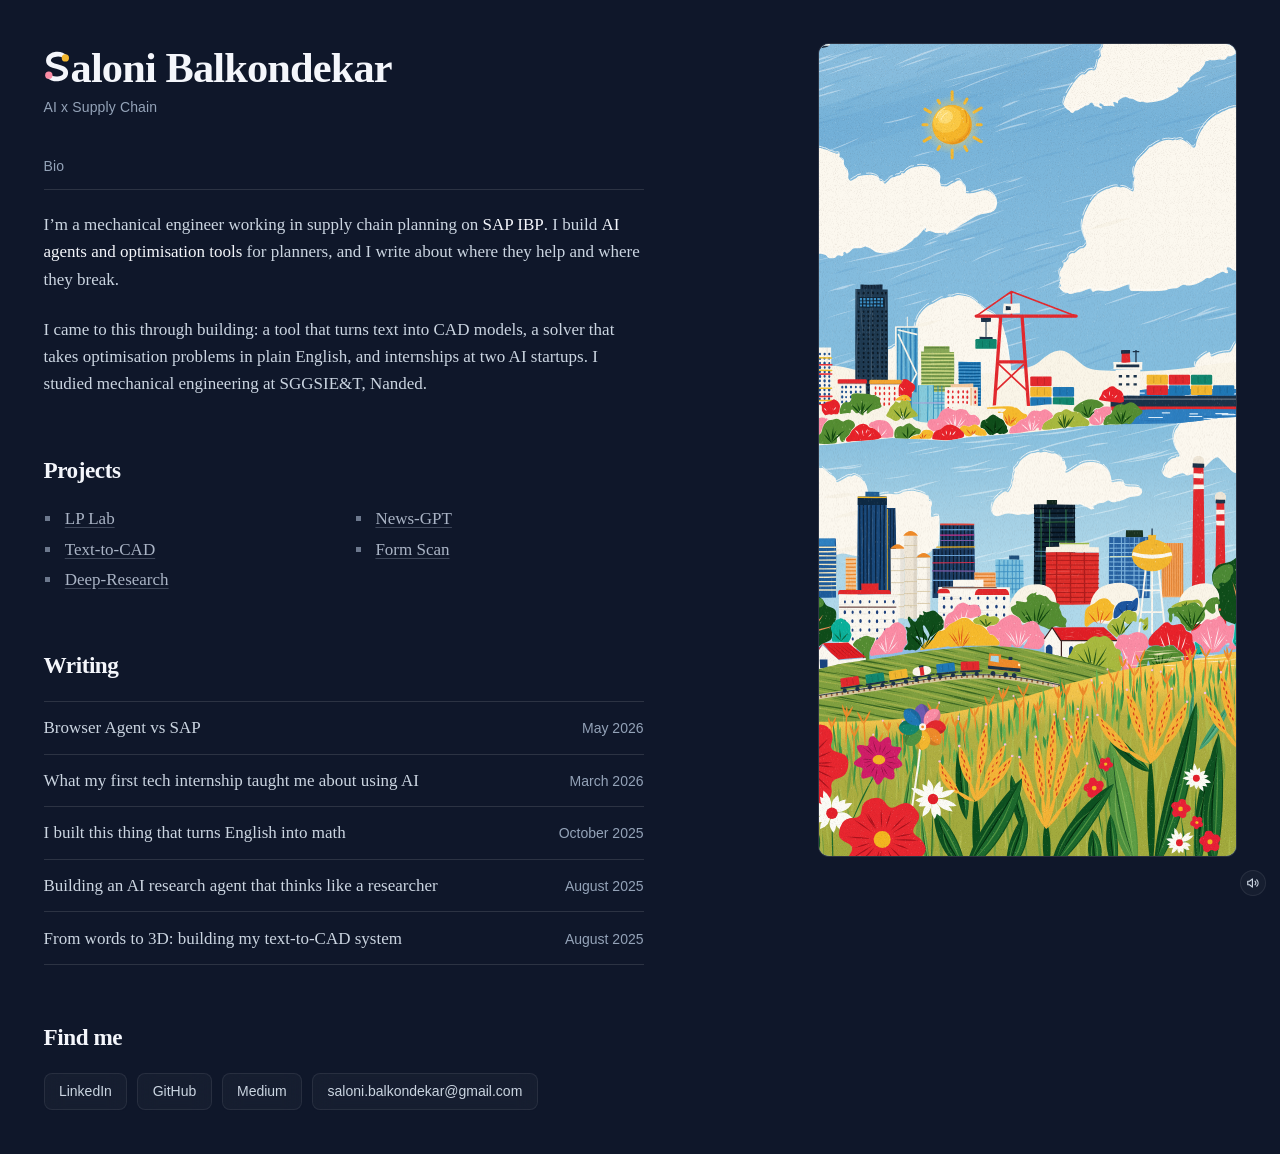
<file: index.html>
<!DOCTYPE html>
<html lang="en">
<head>
    <meta charset="UTF-8">
    <meta name="viewport" content="width=device-width, initial-scale=1.0">
    <title>Saloni Balkondekar | AI x Supply Chain</title>
    <meta name="description" content="Saloni Balkondekar is a mechanical engineer working in supply chain planning on SAP IBP. She builds AI agents and optimisation tools for planners.">
    <link rel="canonical" href="https://salonib.com/">
    <meta property="og:type" content="website">
    <meta property="og:url" content="https://salonib.com/">
    <meta property="og:site_name" content="Saloni Balkondekar">
    <meta property="og:title" content="Saloni Balkondekar | AI x Supply Chain">
    <meta property="og:description" content="Mechanical engineer in supply chain planning on SAP IBP. I build AI agents and optimisation tools for planners.">
    <meta property="og:image" content="https://salonib.com/og.png">
    <meta property="og:image:width" content="1200">
    <meta property="og:image:height" content="630">
    <meta property="og:image:alt" content="Saloni Balkondekar, AI x Supply Chain, beside a painting of a container port, a town and a freight train">
    <meta name="twitter:card" content="summary_large_image">
    <link rel="icon" href="favicon.svg?v=5" type="image/svg+xml">
    <link rel="icon" href="favicon.png?v=5" type="image/png" sizes="192x192">
    <link rel="apple-touch-icon" href="apple-touch-icon.png?v=5" sizes="180x180">
    <link rel="stylesheet" href="src/styles.css?v=2">
    <link rel="stylesheet" href="src/scene.css?v=4">
</head>
<body>
    <div class="container">
        <main class="left-section">
            <header>
                <h1 class="main-title" aria-label="Saloni Balkondekar"><span class="mark"><span class="sr-only">S</span><svg viewBox="13 8 38 48" aria-hidden="true"><path class="mark-route" pathLength="1" d="M44 19.500C41 11.500 19.500 12 19.500 23.500C19.500 34 44.500 30 44.500 41C44.500 52 23 52.500 20 44.500"/><circle class="mark-node" cx="44" cy="19.500" r="5.300" fill="#f3b72f"/><circle class="mark-node" cx="20" cy="44.500" r="5.300" fill="#fb8ca5"/><circle class="mark-parcel" r="3.400"/></svg></span>aloni Balkondekar</h1>
                <p class="subtitle">AI x Supply Chain</p>
            </header>

            <section>
                <h2 class="section-head">Bio</h2>
                <p>I&rsquo;m a mechanical engineer working in supply chain planning on <strong>SAP IBP</strong>. I build <strong>AI agents and optimisation tools</strong> for planners, and I write about where they help and where they break.</p>
                <p>I came to this through building: a tool that turns text into CAD models, a solver that takes optimisation problems in plain English, and internships at two AI startups. I studied mechanical engineering at SGGSIE&amp;T, Nanded.</p>
            </section>

            <section>
                <h2>Projects</h2>
                <ul class="links">
                    <li><a href="https://github.com/salonibalkondekar/lp-lab" target="_blank" rel="noopener">LP Lab</a></li>
                    <li><a href="https://github.com/salonibalkondekar/text-to-cad" target="_blank" rel="noopener">Text-to-CAD</a></li>
                    <li><a href="https://github.com/salonibalkondekar/deepresearch" target="_blank" rel="noopener">Deep-Research</a></li>
                    <li><a href="https://github.com/salonibalkondekar/news-gpt" target="_blank" rel="noopener">News-GPT</a></li>
                    <li><a href="/formscan/">Form Scan</a></li>
                </ul>
            </section>

            <section>
                <h2>Writing</h2>
                <ul class="rows">
                    <li><a class="row" href="https://medium.com/@saloni.balkondekar/browser-agent-vs-sap-1080312f7a04" target="_blank" rel="noopener"><span>Browser Agent vs SAP</span><time>May 2026</time></a></li>
                    <li><a class="row" href="https://medium.com/@saloni.balkondekar/what-my-first-tech-internship-taught-me-about-using-ai-the-right-way-bb6a3ccdb72f" target="_blank" rel="noopener"><span>What my first tech internship taught me about using AI</span><time>March 2026</time></a></li>
                    <li><a class="row" href="https://medium.com/@saloni.balkondekar/i-built-this-thing-that-turns-english-into-math-and-it-actually-works-79cd4db03771" target="_blank" rel="noopener"><span>I built this thing that turns English into math</span><time>October 2025</time></a></li>
                    <li><a class="row" href="https://medium.com/@saloni.balkondekar/building-an-ai-research-agent-that-thinks-like-a-human-researcher-db934875dc18" target="_blank" rel="noopener"><span>Building an AI research agent that thinks like a researcher</span><time>August 2025</time></a></li>
                    <li><a class="row" href="https://medium.com/@saloni.balkondekar/from-words-to-3d-building-my-ai-powered-text-to-cad-system-01e36123c65f" target="_blank" rel="noopener"><span>From words to 3D: building my text-to-CAD system</span><time>August 2025</time></a></li>
                </ul>
            </section>

            <section>
                <h2>Find me</h2>
                <div class="buttons">
                    <a href="https://www.linkedin.com/in/salonibalkondekar" target="_blank" rel="noopener" class="button-link">LinkedIn</a>
                    <a href="https://github.com/salonibalkondekar" target="_blank" rel="noopener" class="button-link">GitHub</a>
                    <a href="https://medium.com/@saloni.balkondekar" target="_blank" rel="noopener" class="button-link">Medium</a>
                    <a href="mailto:saloni.balkondekar@gmail.com" class="button-link">saloni.balkondekar@gmail.com</a>
                </div>
            </section>
        </main>

        <aside class="right-section" aria-hidden="true">
            <div class="scene" id="scene"></div>
        </aside>
    </div>

    <script src="src/script.js?v=2"></script>
    <script src="src/scene.js?v=3"></script>
    <script src="src/play.js?v=2"></script>
    <script src="src/tools.js?v=5"></script>
</body>
</html>
</file>
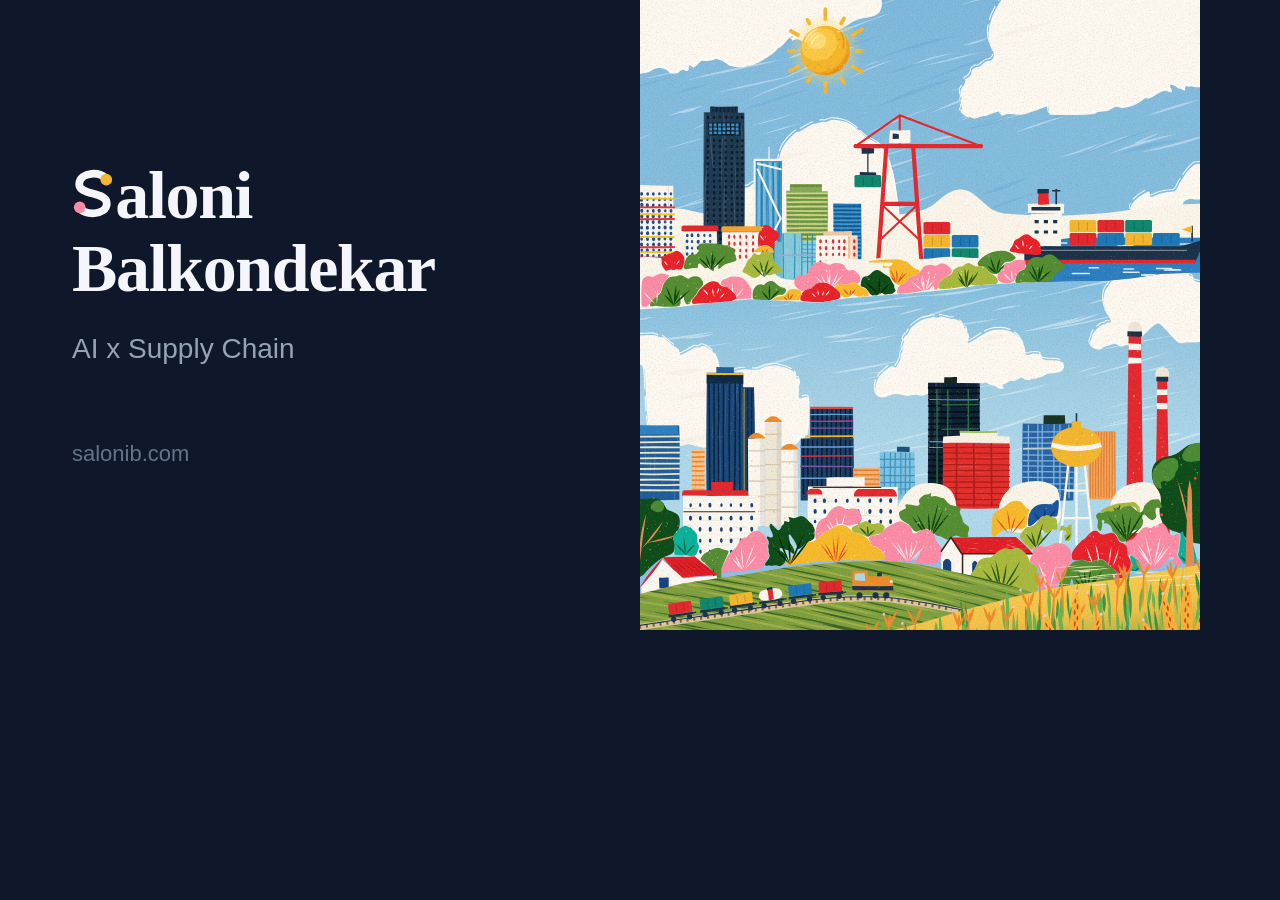
<file: issues/tools/og.html>
<!doctype html><html><head><meta charset="utf-8">
<!-- Link-preview template. Serve the repo root, then screenshot this page at 1200x630 into og.png (command in issues/07). -->
<link rel="stylesheet" href="../../src/styles.css"><link rel="stylesheet" href="../../src/scene.css">
<style>
body{width:1200px;height:630px;min-height:0;overflow:hidden;display:flex}
body::before{display:none}
.t{flex:1;padding:0 72px;display:flex;flex-direction:column;justify-content:center}
.t h1{font-size:68px;line-height:1.08;font-weight:600;letter-spacing:-0.02em;color:var(--color-text-primary)}
.t p{font-family:var(--sans);font-size:28px;color:var(--color-text-secondary);margin-top:22px}
.t small{font-family:var(--sans);font-size:22px;color:#64748b;margin-top:64px}
.scene{width:560px;height:630px;border-radius:0;box-shadow:none}
</style></head><body>
<div class="t"><h1><span class="mark"><span class="sr-only">S</span><svg viewBox="13 8 38 48" aria-hidden="true"><path class="mark-route" pathLength="1" d="M44 19.500C41 11.500 19.500 12 19.500 23.500C19.500 34 44.500 30 44.500 41C44.500 52 23 52.500 20 44.500"/><circle class="mark-node" cx="44" cy="19.500" r="5.300" fill="#f3b72f"/><circle class="mark-node" cx="20" cy="44.500" r="5.300" fill="#fb8ca5"/><circle class="mark-parcel" r="3.400"/></svg></span>aloni<br>Balkondekar</h1><p>AI x Supply Chain</p><small>salonib.com</small></div>
<div class="scene" id="scene"></div>
<script src="../../src/scene.js"></script></body></html>
</file>
<file: src/styles.css>
:root {
    --color-primary: #a855f7;
    --color-secondary: #60a5fa;
    --color-accent: #ec4899;
    --color-text-primary: #f4f6fb;
    --color-text-secondary: #94a3b8;
    --color-text-tertiary: #cbd5e1;
    --color-background: #0f172a;
    --hairline: rgba(255, 255, 255, 0.12);
    --transition-smooth: all 0.3s cubic-bezier(0.4, 0, 0.2, 1);
    --border-radius: 8px;
    --glass-bg: rgba(255, 255, 255, 0.03);
    --glass-border: rgba(255, 255, 255, 0.08);
    --hover-lift: translateY(-1px);
    --rainbow: linear-gradient(90deg, #a855f7, #ec4899, #f97316, #eab308, #22c55e, #06b6d4, #3b82f6);
    --serif: "Iowan Old Style", "Palatino Linotype", Palatino, "Book Antiqua", Georgia, serif;
    --sans: ui-sans-serif, -apple-system, BlinkMacSystemFont, "Segoe UI", sans-serif;
}

* { margin: 0; padding: 0; box-sizing: border-box; }

body {
    font-family: var(--serif);
    font-size: 17px;
    line-height: 1.6;
    background: var(--color-background);
    color: var(--color-text-tertiary);
    min-height: 100vh;
    position: relative;
    overflow-x: hidden;
    -webkit-font-smoothing: antialiased;
}

/* mouse glow */
body::before {
    content: '';
    position: fixed;
    inset: 0;
    pointer-events: none;
    z-index: 0;
    background: radial-gradient(
        800px circle at var(--mouse-x, 50%) var(--mouse-y, 50%),
        rgba(168, 85, 247, 0.06) 0%,
        rgba(96, 165, 250, 0.03) 30%,
        transparent 60%
    );
    transition: opacity 0.3s ease;
    opacity: var(--glow-opacity, 0);
}

.container {
    --pad: clamp(1.25rem, 3.4vw, 3.25rem);
    position: relative;
    z-index: 1;
    max-width: calc(1500px + 2 * var(--pad));
    margin: 0 auto;
    padding: var(--pad);
    display: grid;
    grid-template-columns: minmax(0, 1.75fr) minmax(380px, 1fr);
    align-items: start;
    gap: clamp(2rem, 3.6vw, 3.75rem);
}

.left-section { max-width: 600px; }

.main-title, h2 {
    font-weight: 600;
    letter-spacing: -0.02em;
    color: var(--color-text-primary);
    text-wrap: balance;
}
.main-title { font-size: clamp(2.2rem, 3.5vw, 2.65rem); line-height: 1.15; }

/* the S of her name is the favicon's mark: a route between two nodes. It draws itself on load,
   and a parcel runs the route when the name is hovered. */
.mark { display: inline-block; }
.mark svg { height: 0.78em; width: auto; vertical-align: -0.035em; margin-right: 0.02em; overflow: visible; }
.sr-only { position: absolute; width: 1px; height: 1px; overflow: hidden; clip-path: inset(50%); white-space: nowrap; }
.mark-route { fill: none; stroke: currentColor; stroke-width: 7; stroke-linecap: round; stroke-dasharray: 1; animation: mark-draw 1.1s cubic-bezier(0.6, 0, 0.2, 1) 0.15s backwards; }
.mark-node { transform-box: fill-box; transform-origin: center; animation: mark-pop 0.45s cubic-bezier(0.34, 1.56, 0.64, 1) backwards; }
.mark-node + .mark-node { animation-delay: 1.1s; }
.mark-parcel { fill: #0f172a; opacity: 0; offset-path: path("M44 19.5C41 11.5 19.5 12 19.5 23.5C19.5 34 44.5 30 44.5 41C44.5 52 23 52.5 20 44.5"); }
.main-title:hover .mark-parcel { animation: mark-run 1.1s cubic-bezier(0.45, 0, 0.25, 1); }
@keyframes mark-draw { from { stroke-dashoffset: 1; } to { stroke-dashoffset: 0; } }
@keyframes mark-pop { from { transform: scale(0); } }
@keyframes mark-run { from { offset-distance: 0%; opacity: 1; } 85% { opacity: 1; } to { offset-distance: 100%; opacity: 0; } }
@media (prefers-reduced-motion: reduce) { .mark-route, .mark-node, .main-title:hover .mark-parcel { animation: none; } }

.subtitle, h2.section-head {
    font-family: var(--sans);
    font-size: 14px;
    font-weight: 400;
    line-height: 1.4;
    letter-spacing: 0.01em;
    color: var(--color-text-secondary);
}
.subtitle { margin-top: 6px; }

section { margin-top: 3.5rem; }
header + section { margin-top: 2.25rem; }

h2 { margin-bottom: 1.2rem; font-size: 1.45rem; line-height: 1.4; }
h2.section-head {
    padding: 0.2rem 0 0.75rem;
    margin-bottom: 1.35rem;
    border-bottom: 1px solid var(--hairline);
}

p { text-wrap: pretty; }
section p + p { margin-top: 1.45rem; }
strong { font-weight: 500; color: var(--color-text-primary); }

/* project links: the underline fills with the flower's colours on hover */
.links { columns: 2; column-gap: 2.5rem; padding-left: 1.1em; list-style: square; }
.links li { break-inside: avoid; margin-bottom: 0.2rem; padding-left: 0.15em; }
.links li::marker { color: rgba(148, 163, 184, 0.7); }
.links a {
    color: #aab4c5;
    text-decoration: underline rgba(170, 180, 197, 0.3);
    text-underline-offset: 0.18em;
    background: var(--rainbow) no-repeat 0 calc(100% - 0.12em) / 0 1.5px;
    transition: background-size 0.35s ease, color 0.2s ease, text-decoration-color 0.2s ease;
}
.links a:hover { color: #fff; background-size: 100% 1.5px; text-decoration-color: transparent; }

/* writing rows: hairlines, with the glass sweep on hover */
.rows { list-style: none; border-top: 1px solid var(--hairline); }
.rows li { border-bottom: 1px solid var(--hairline); }
.row {
    position: relative;
    overflow: hidden;
    display: flex;
    justify-content: space-between;
    align-items: baseline;
    gap: 1.25rem;
    margin: 0 -14px;
    padding: 0.72em 14px;
    color: var(--color-text-tertiary);
    text-decoration: none;
    border-radius: var(--border-radius);
    transition: var(--transition-smooth);
}
.row time {
    flex: none;
    font-family: var(--sans);
    font-size: 14px;
    font-variant-numeric: tabular-nums;
    color: var(--color-text-secondary);
}
.row::before, .button-link::before {
    content: '';
    position: absolute;
    top: 0;
    left: -100%;
    width: 100%;
    height: 100%;
    background: linear-gradient(90deg, transparent, rgba(168, 85, 247, 0.2), rgba(236, 72, 153, 0.2), rgba(249, 115, 22, 0.18), rgba(234, 179, 8, 0.18), rgba(34, 197, 94, 0.18), rgba(59, 130, 246, 0.2), transparent);
    transition: left 0.5s ease;
    pointer-events: none;
}
.row:hover { color: #fff; background: rgba(168, 85, 247, 0.05); backdrop-filter: blur(10px); }
.row:hover::before, .button-link:hover::before { left: 100%; }

/* glass buttons */
.buttons { display: flex; flex-wrap: wrap; gap: 10px; }
.button-link {
    position: relative;
    overflow: hidden;
    padding: 0.5rem 0.9rem;
    font-family: var(--sans);
    font-size: 14px;
    line-height: 1.4;
    color: var(--color-text-tertiary);
    text-decoration: none;
    border-radius: var(--border-radius);
    background: var(--glass-bg);
    border: 1px solid var(--glass-border);
    backdrop-filter: blur(10px);
    transition: var(--transition-smooth);
}
.button-link:hover {
    color: var(--color-primary);
    background: rgba(168, 85, 247, 0.05);
    border-color: rgba(168, 85, 247, 0.15);
    transform: var(--hover-lift);
}

/* live painting panel: pinned right, full viewport height minus the page padding */
.right-section {
    position: sticky;
    top: var(--pad);
    height: calc(100svh - 2 * var(--pad));
    min-height: min(72svh, 760px);
}
.scene {
    height: 100%;
    border-radius: 10px;
    overflow: hidden;
    background: #8fbfe6;
    box-shadow: 0 0 0 1px var(--hairline);
}
.scene > svg { width: 100%; height: 100%; display: block; }

a:focus-visible, button:focus-visible { outline: 2px solid var(--color-primary); outline-offset: 3px; border-radius: 4px; }

/* painting stacks above the text */
@media (max-width: 999px) {
    .container { grid-template-columns: minmax(0, 1fr); }
    .right-section { order: -1; position: static; height: 46vh; min-height: 0; }
}
@media (max-width: 639px) {
    .links { columns: 1; }
    .row { flex-direction: column; gap: 0.15rem; }
    .row time { font-size: 13px; }
}

/* cursor: a drafting crosshair with a pickbox, as in a CAD viewport. Links keep the hand. */
body { cursor: url("data:image/svg+xml,%3Csvg xmlns='http://www.w3.org/2000/svg' width='32' height='32' fill='none' shape-rendering='crispEdges'%3E%3Cpath d='M16.5 1v11M16.5 21v11M1 16.5h11M21 16.5h11M12.5 12.5h8v8h-8z' stroke='%230b1020' stroke-opacity='.6' stroke-width='3'/%3E%3Cpath d='M16.5 1v11M16.5 21v11M1 16.5h11M21 16.5h11M12.5 12.5h8v8h-8z' stroke='%23fff'/%3E%3C/svg%3E") 16 16, crosshair; }

/* selection box (tools.js): blue and solid for a window, green and dashed for a crossing */
.cad-box { position: fixed; z-index: 40; display: none; pointer-events: none; border: 1px solid; }
.cad-box.on { display: block; }
.cad-box.window { border-color: #5b9dff; background: rgba(59, 130, 246, 0.16); }
.cad-box.crossing { border-color: #4ade80; border-style: dashed; background: rgba(34, 197, 94, 0.14); }
.cad-drag { user-select: none; -webkit-user-select: none; }
/* what is selected: a dashed outline with a grip at each corner */
.cad-layer { position: absolute; top: 0; left: 0; z-index: 5; pointer-events: none; }
.cad-pick { position: absolute; border: 1px dashed rgba(96, 165, 250, 0.9); background: rgba(59, 130, 246, 0.07); }
.cad-pick i { position: absolute; width: 7px; height: 7px; margin: -4px; background: #3b82f6; border: 1px solid #dbeafe; }
.cad-pick i:nth-child(1) { left: 0; top: 0; }
.cad-pick i:nth-child(2) { left: 100%; top: 0; }
.cad-pick i:nth-child(3) { left: 0; top: 100%; }
.cad-pick i:nth-child(4) { left: 100%; top: 100%; }
/* the command line's answer, by the cursor */
.cad-note { position: fixed; z-index: 41; opacity: 0; pointer-events: none; padding: 1px 6px; border-radius: 3px; background: rgba(15, 23, 42, 0.92); border: 1px solid var(--hairline); color: #cbd5e1; font: 11px/1.5 ui-monospace, SFMono-Regular, Menlo, monospace; white-space: nowrap; }
</file>
<file: src/scene.css>
/* Painting internals. Panel size and position live in styles.css. */
.crate, [data-act] { cursor: pointer; }
.crate { transition: fill 0.25s ease; }
.crate:hover { filter: brightness(1.12); }

/* Paper grain: scene.js paints the painting's two noise layers once into this canvas and switches the
   copies inside the SVG off. No blend mode here: a blended layer over a moving picture is what stuttered. */
.scene { position: relative; }
.scene > canvas.grain { position: absolute; inset: 0; z-index: 1; width: 100%; height: 100%; pointer-events: none; }

/* wind: hover the painting and the clouds drift while the plants lean into gusts */
@property --painting-wind { syntax: "<number>"; inherits: true; initial-value: 0; }
@property --painting-gust { syntax: "<number>"; inherits: false; initial-value: 0; }
.scene { transition: --painting-wind 1.6s ease-out; }
.scene:hover { --painting-wind: 1; transition: --painting-wind 0.6s ease-out; }
.home-painting-clouds { animation: 9s linear infinite alternate paused painting-drift; }
.home-painting-sway { transform-box: fill-box; transform-origin: 50% 100%; animation: 3.2s ease-in-out infinite paused painting-gust; }
.home-painting-bush, .home-painting-grass { transform: skewX(calc(var(--painting-gust) * var(--painting-wind) * -2.5deg)); }
.home-painting-wheat { transform: rotate(calc(var(--painting-gust) * var(--painting-wind) * 1.4deg)); }
.home-painting-leaf, .home-painting-flower { transform: rotate(calc(var(--painting-gust) * var(--painting-wind) * 1deg)); }
.scene:hover .home-painting-clouds, .scene:hover .home-painting-sway { animation-play-state: running; }
@keyframes painting-drift { to { transform: translate(5%); } }
@keyframes painting-gust { 0%, to { --painting-gust: 0.1; } 50% { --painting-gust: 1; } }

/* one-shot click reactions */
.react { transform-box: view-box; }
.home-painting-sway.pulse, .pulse { animation: pulse 0.5s cubic-bezier(0.34, 1.56, 0.64, 1); }
.sail { animation: sail 12s linear; }
.wobble { animation: wobble 0.9s ease-in-out; }
.spin-once { animation: turn 0.9s cubic-bezier(0.34, 1.3, 0.64, 1); }
@keyframes pulse { 40% { transform: scale(1.12); } }
/* out to sea past the right edge, then back to the berth; each leg eases on its own */
@keyframes sail {
    0%, 6% { transform: none; animation-timing-function: cubic-bezier(0.5, 0, 0.9, 0.6); }
    46%, 54% { transform: translateX(430px); animation-timing-function: cubic-bezier(0.1, 0.4, 0.4, 1); }
    100% { transform: none; }
}
@keyframes wobble { 25% { transform: rotate(-9deg); } 60% { transform: rotate(7deg); } 85% { transform: rotate(-2deg); } }

/* a puff of steam from the funnel, the engine or the chimneys when they sound */
.steam { opacity: 0; transform-box: fill-box; transform-origin: center; }
.sail .steam, .huff .steam { animation: steam 1.8s ease-out; }
@keyframes steam { 0% { opacity: 0; transform: scale(0.3); } 15% { opacity: 0.95; } 100% { opacity: 0; transform: translate(-16px, -34px) scale(1.7); } }

/* night: tap the sun */
.veil, .stars, .lights, .moonface { opacity: 0; transition: opacity 1.2s ease; }
/* the sun gives way to the moon in place: rays draw in and fade, one face dissolves into the other */
.sunface, .moonface, .rayset { transform-box: view-box; transform-origin: 0 0; }
.sunface { transition: opacity 1.2s ease; }
.rayset { transition: opacity 0.7s ease, transform 1.2s cubic-bezier(0.4, 0, 0.2, 1); }
.rays { animation: turn 40s linear infinite; }
.night .veil { opacity: 0.74; }
.night .stars, .night .lights, .night .moonface { opacity: 1; }
.night .sunface { opacity: 0; }
.night .rayset { opacity: 0; transform: scale(0.6) rotate(-45deg); }
.tw { animation: twinkle 3.5s ease-in-out infinite; }
.route { animation: march 1.6s linear infinite; }
@keyframes twinkle { 50% { opacity: 0.3; } }
@keyframes turn { to { transform: rotate(360deg); } }
@keyframes march { to { stroke-dashoffset: -11; } }

/* always moving */
.plane { animation: fly 52s linear -20s infinite; }
/* the crane's 16 s cycle: lift a container out at the left, carry it over, lower it behind the
   stack, come back empty. Trolley, hoist and cable share the same keyframe times so they stay joined;
   the cable is 21 units long and pays out by exactly what the hoist drops (90 left, 54 right). */
.trolley, .hoist, .cable { animation: 16s ease-in-out infinite; }
.trolley { animation-name: trolley; }
.hoist { animation-name: hoist; }
.cable { animation-name: cable; transform-box: fill-box; transform-origin: 50% 0; }
.load { animation: load 16s step-end infinite; }
.spin { transform-box: view-box; animation: turn 14s linear infinite; }
.bob { animation: bob 3.6s ease-in-out infinite alternate; }
.ripple { animation: ripple 4s ease-in-out infinite alternate; }
.smoke { animation: smoke 6s linear infinite; transform-box: fill-box; transform-origin: center; }
/* climbs left to right, passing just under the sun */
@keyframes fly { from { transform: translate(-140px, 300px) rotate(-6.5deg); } 70%, to { transform: translate(960px, 174px) rotate(-6.5deg); } }
@keyframes trolley { 0%, 14% { transform: translateX(0); } 40%, 66% { transform: translateX(67px); } 86%, 100% { transform: translateX(0); } }
@keyframes hoist { 0% { transform: translateY(90px); } 14%, 40% { transform: translateY(0); } 52%, 56% { transform: translateY(54px); } 66%, 86% { transform: translateY(0); } 98%, 100% { transform: translateY(90px); } }
@keyframes cable { 0% { transform: scaleY(5.2857); } 14%, 40% { transform: scaleY(1); } 52%, 56% { transform: scaleY(3.5714); } 66%, 86% { transform: scaleY(1); } 98%, 100% { transform: scaleY(5.2857); } }
/* the load is let go while hidden behind the stack and a new one is hooked on while hidden at the left */
@keyframes load { 0% { opacity: 1; } 54% { opacity: 0; } 99% { opacity: 1; } }
@keyframes bob { from { transform: translateY(-1px) rotate(-0.5deg); } to { transform: translateY(1.2px) rotate(0.5deg); } }
@keyframes ripple { from { transform: translateX(-5px); opacity: 0.4; } to { transform: translateX(6px); opacity: 1; } }
@keyframes smoke { from { transform: scale(0.35); opacity: 0; } 12% { opacity: 0.9; } to { transform: translate(30px, -46px) scale(1.5); opacity: 0; } }

/* sound toggle: sits in the page margin under the painting, clear of it and of the text */
.sound-toggle {
    position: fixed;
    right: 14px;
    bottom: 4px;
    z-index: 20;
    width: 26px;
    height: 26px;
    padding: 0;
    display: grid;
    place-items: center;
    border-radius: 50%;
    border: 1px solid var(--glass-border);
    background: var(--glass-bg);
    color: var(--color-text-tertiary);
    cursor: pointer;
    transition: var(--transition-smooth);
}
.sound-toggle:hover { color: #fff; border-color: rgba(168, 85, 247, 0.5); }
.sound-toggle svg { width: 14px; height: 14px; fill: none; stroke: currentColor; stroke-width: 2; stroke-linecap: round; stroke-linejoin: round; }
.sound-toggle[aria-pressed="false"] .on, .sound-toggle[aria-pressed="true"] .off { display: none; }
/* stacked layout: the painting fills the top, so the toggle goes to the end of the page */
@media (max-width: 999px) {
    .sound-toggle { position: static; margin: 0 20px 20px auto; }
}

/* petal burst */
.petal-bit {
    position: fixed;
    z-index: 30;
    width: 9px;
    height: 14px;
    margin: -7px 0 0 -4.5px;
    border-radius: 60% 60% 60% 60% / 80% 80% 30% 30%;
    pointer-events: none;
}

/* hold a still frame of the scene rather than strip it bare */
@media (prefers-reduced-motion: reduce) {
    .scene svg * { animation-play-state: paused !important; }
}

/* cursor: over the painting the drafting crosshair becomes a brush (tip is the hotspot); anything that reacts keeps the hand */
.scene { cursor: url("data:image/svg+xml,%3Csvg xmlns='http://www.w3.org/2000/svg' width='32' height='32' stroke-linejoin='round' stroke-linecap='round'%3E%3Cpath d='M13 19L28 4' stroke='%23141b33' stroke-width='5.6'/%3E%3Cpath d='M13 19L28 4' stroke='%23f3c14b' stroke-width='3.2'/%3E%3Cpath d='M8.5 20L12 23.5L15 20.5L11.5 17Z' fill='%23dfe5ee' stroke='%23141b33' stroke-width='1.3'/%3E%3Cpath d='M12 23.5L8.5 20C6 22 4.5 25 2.5 29.5C7 27.5 10 26 12 23.5Z' fill='%23e23b3b' stroke='%23141b33' stroke-width='1.3'/%3E%3C/svg%3E") 2 30, crosshair; }

/* the smudge brush's bitmap (tools.js) */
.smear { pointer-events: none; }
.smear canvas { display: block; }
</file>
